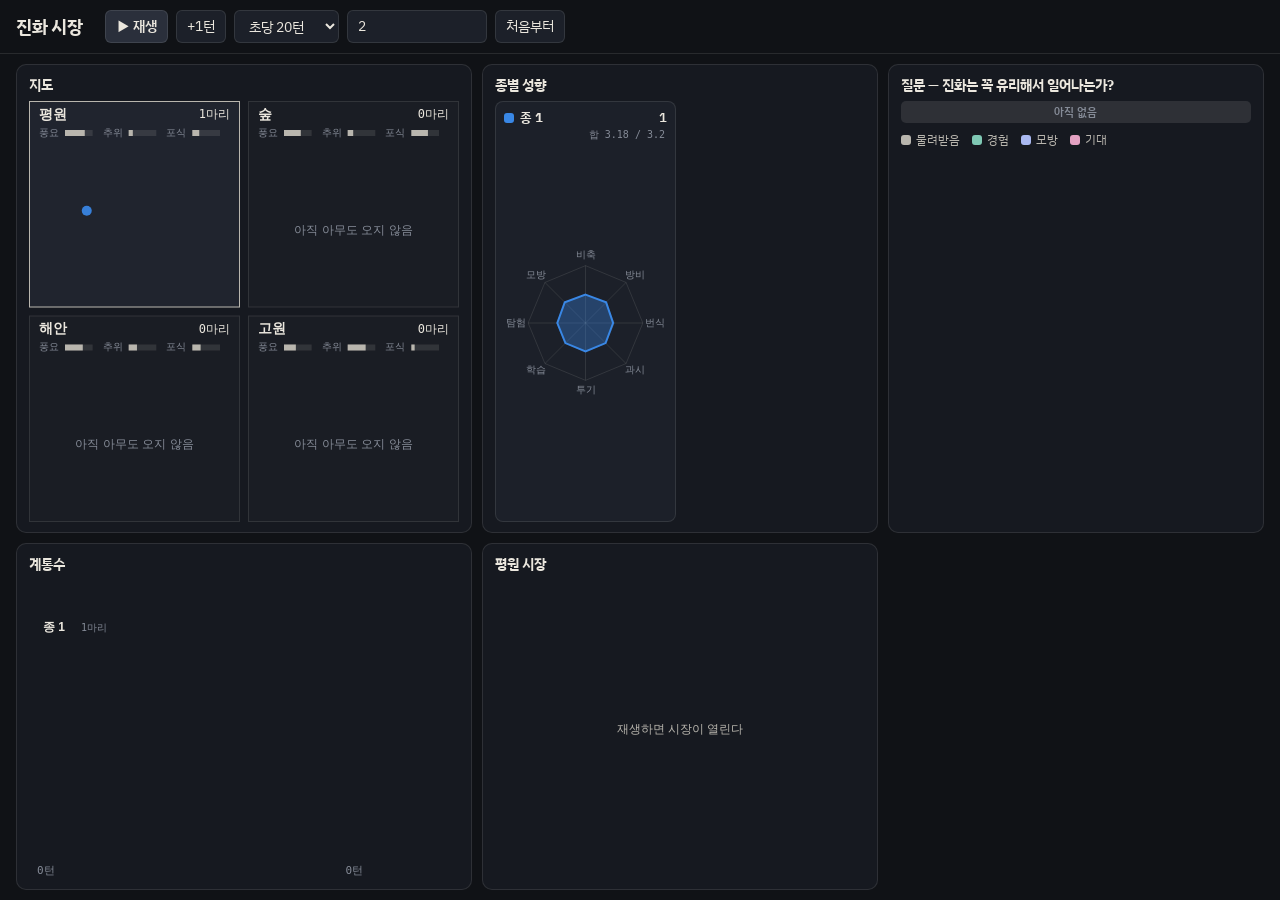
<file: index.html>
<!DOCTYPE html>
<html lang="ko">
<head>
<meta charset="utf-8">
<meta name="viewport" content="width=device-width, initial-scale=1, viewport-fit=cover">
<title>진화 시장</title>
<link rel="preconnect" href="https://fonts.googleapis.com">
<link rel="stylesheet" href="https://fonts.googleapis.com/css2?family=IBM+Plex+Sans+KR:wght@400;600;700&family=IBM+Plex+Mono:wght@400;600&display=swap">
<link rel="stylesheet" href="styles.css">
</head>
<body class="present">

<header id="top">
  <div class="brand">진화 시장 <span class="muted">AI 하나에서 갈라져 나온 종들</span></div>
  <div class="read">
    <div><label>턴</label><b id="r-turn" class="num">0</b></div>
    <div><label>AI</label><b id="r-pop" class="num">1</b></div>
    <div><label>살아 있는 종</label><b id="r-sp" class="num">1</b></div>
    <div><label>생겨난 종</label><b id="r-sp-all" class="num">1</b></div>
  </div>
  <div class="ctl">
    <button id="play" class="primary" type="button">▶ 재생</button>
    <button id="step" type="button" title="한 턴 (S)">+1턴</button>
    <select id="speed" title="배속 (초당 턴)" aria-label="배속">
      <option value="5">초당 5턴</option>
      <option value="20" selected>초당 20턴</option>
      <option value="60">초당 60턴</option>
      <option value="200">초당 200턴</option>
    </select>
    <input id="seed" type="text" size="7" value="2" title="시드" aria-label="시드">
    <button id="reset" type="button" title="이 시드로 처음부터 (R)">처음부터</button>
  </div>
</header>

<main id="grid">
  <section class="panel" id="p-map">
    <h2>지도 <span class="muted">점 하나 = AI 하나 · 색 = 종 · 진할수록 체력이 높다 · 지역을 누르면 그 시장을 본다</span></h2>
    <canvas id="c-map"></canvas>
  </section>

  <section class="panel" id="p-tree">
    <h2>계통수 <span class="muted">한 AI 에서 뻗어 나온 종 · 굵기 = 개체 수 · 누르면 그 종만 본다</span></h2>
    <canvas id="c-tree"></canvas>
  </section>

  <section class="panel" id="p-radar">
    <h2>종별 성향 <span class="muted">면 = 물려받은 성향 · 선 = 지금 성향(경험·모방 포함) · 축 합 상한 <span id="budget"></span></span></h2>
    <div id="radars"></div>
  </section>

  <section class="panel" id="p-market">
    <h2><span id="m-title">평원 시장</span> <span class="muted">가격(실선) · 환경이 정한 기본 가치(점선) · 노랑 = 거품</span></h2>
    <canvas id="c-prices"></canvas>
  </section>

  <section class="panel" id="p-q">
    <h2>질문 — 진화는 꼭 유리해서 일어나는가?</h2>
    <div id="qboard"></div>
  </section>

  <section class="panel" id="p-feed">
    <div class="tabs" role="tablist">
      <button role="tab" data-tab="story" class="on" type="button">서사</button>
      <button role="tab" data-tab="deaths" type="button">사망 보고서</button>
      <button role="tab" data-tab="trades" type="button">판단 기록</button>
      <label class="muted" id="dec-wrap" title="끄면 모든 폐기를 보여 준다" hidden><input type="checkbox" id="only-dec" checked> 결정적 실수만</label>
      <span class="muted" id="feed-filter"></span>
    </div>
    <div id="feed" class="feed"></div>
  </section>
</main>

<footer id="bottom">
  <span class="muted">Ctrl+클릭 = 차트 크게 보기 · Space 재생 · S 한 턴 · R 처음부터 · 주소 끝에 #t800 을 붙이면 800턴을 미리 돌린 상태로 연다</span>
  <span class="grow"></span>
  <button id="csv-turns" type="button">턴별 기록 CSV</button>
  <button id="csv-deaths" type="button">사망 보고서 CSV</button>
</footer>

<div id="trace" hidden>
  <div class="trace-box" role="dialog" aria-modal="true" aria-labelledby="trace-title">
    <div class="trace-head"><h3 id="trace-title"></h3><button id="trace-close" type="button">닫기</button></div>
    <div id="trace-body"></div>
  </div>
</div>

<!-- 차트 확대 보기 — 차트를 Ctrl+클릭하면 열리고, 재생 중에도 계속 그려진다 -->
<div id="zoom" hidden>
  <div class="zoom-box" role="dialog" aria-modal="true" aria-labelledby="zoom-title">
    <div class="trace-head"><h3 id="zoom-title"></h3><button id="zoom-close" type="button">닫기</button></div>
    <canvas id="c-zoom"></canvas>
    <div id="zoom-html" hidden></div>
  </div>
</div>

<script src="src/00-rng.js"></script>
<script src="src/01-config.js"></script>
<script src="src/02-env.js"></script>
<script src="src/03-market.js"></script>
<script src="src/04-agent.js"></script>
<script src="src/05-world.js"></script>
<script src="src/06-analysis.js"></script>
<script src="src/07-charts.js"></script>
<script src="src/08-ui.js"></script>
</body>
</html>
</file>
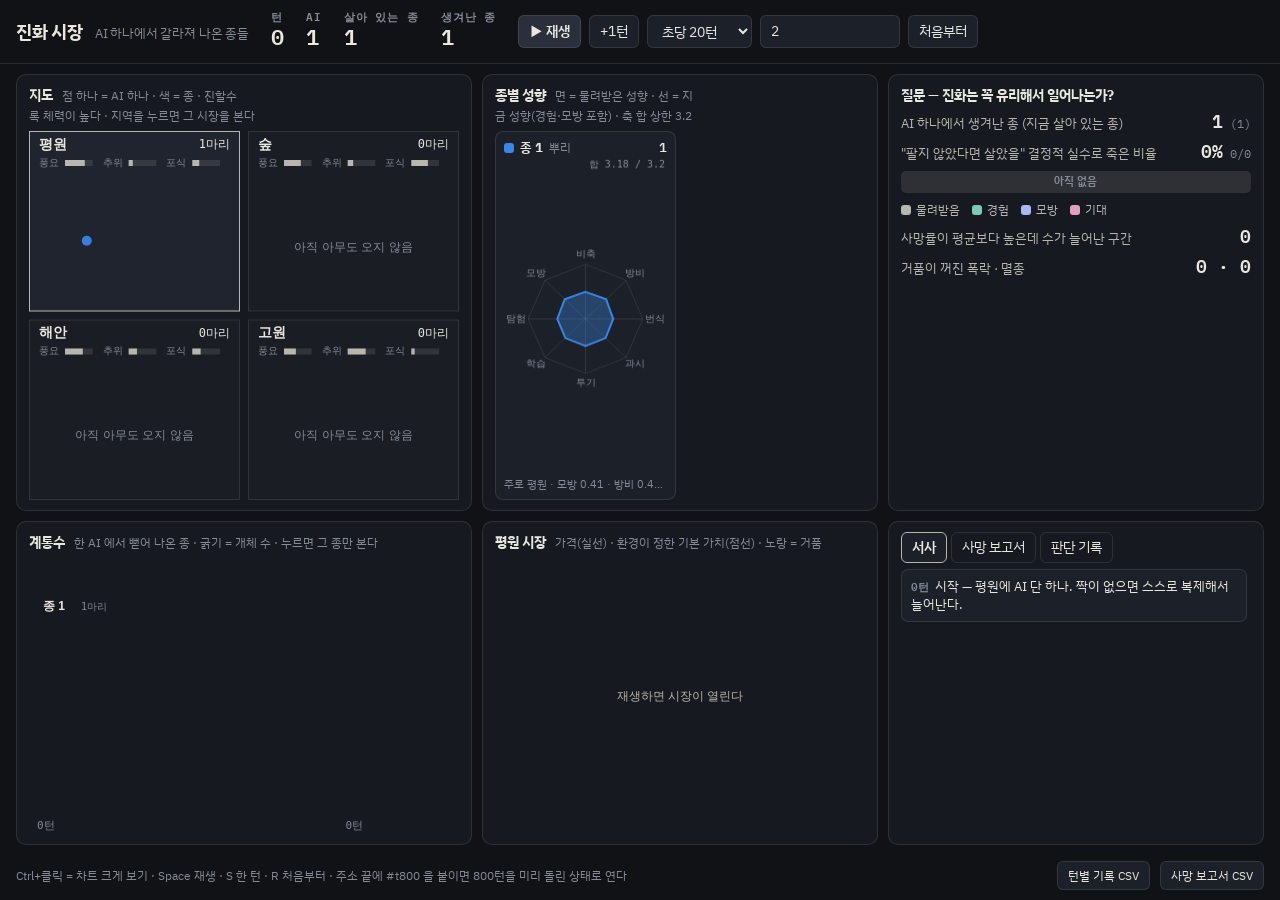
<file: full.html>
<!DOCTYPE html>
<html lang="ko">
<head>
<meta charset="utf-8">
<meta name="viewport" content="width=device-width, initial-scale=1, viewport-fit=cover">
<title>진화 시장</title>
<link rel="preconnect" href="https://fonts.googleapis.com">
<link rel="stylesheet" href="https://fonts.googleapis.com/css2?family=IBM+Plex+Sans+KR:wght@400;600;700&family=IBM+Plex+Mono:wght@400;600&display=swap">
<link rel="stylesheet" href="styles.css">
</head>
<body>

<header id="top">
  <div class="brand">진화 시장 <span class="muted">AI 하나에서 갈라져 나온 종들</span></div>
  <div class="read">
    <div><label>턴</label><b id="r-turn" class="num">0</b></div>
    <div><label>AI</label><b id="r-pop" class="num">1</b></div>
    <div><label>살아 있는 종</label><b id="r-sp" class="num">1</b></div>
    <div><label>생겨난 종</label><b id="r-sp-all" class="num">1</b></div>
  </div>
  <div class="ctl">
    <button id="play" class="primary" type="button">▶ 재생</button>
    <button id="step" type="button" title="한 턴 (S)">+1턴</button>
    <select id="speed" title="배속 (초당 턴)" aria-label="배속">
      <option value="5">초당 5턴</option>
      <option value="20" selected>초당 20턴</option>
      <option value="60">초당 60턴</option>
      <option value="200">초당 200턴</option>
    </select>
    <input id="seed" type="text" size="7" value="2" title="시드" aria-label="시드">
    <button id="reset" type="button" title="이 시드로 처음부터 (R)">처음부터</button>
  </div>
</header>

<main id="grid">
  <section class="panel" id="p-map">
    <h2>지도 <span class="muted">점 하나 = AI 하나 · 색 = 종 · 진할수록 체력이 높다 · 지역을 누르면 그 시장을 본다</span></h2>
    <canvas id="c-map"></canvas>
  </section>

  <section class="panel" id="p-tree">
    <h2>계통수 <span class="muted">한 AI 에서 뻗어 나온 종 · 굵기 = 개체 수 · 누르면 그 종만 본다</span></h2>
    <canvas id="c-tree"></canvas>
  </section>

  <section class="panel" id="p-radar">
    <h2>종별 성향 <span class="muted">면 = 물려받은 성향 · 선 = 지금 성향(경험·모방 포함) · 축 합 상한 <span id="budget"></span></span></h2>
    <div id="radars"></div>
  </section>

  <section class="panel" id="p-market">
    <h2><span id="m-title">평원 시장</span> <span class="muted">가격(실선) · 환경이 정한 기본 가치(점선) · 노랑 = 거품</span></h2>
    <canvas id="c-prices"></canvas>
  </section>

  <section class="panel" id="p-q">
    <h2>질문 — 진화는 꼭 유리해서 일어나는가?</h2>
    <div id="qboard"></div>
  </section>

  <section class="panel" id="p-feed">
    <div class="tabs" role="tablist">
      <button role="tab" data-tab="story" class="on" type="button">서사</button>
      <button role="tab" data-tab="deaths" type="button">사망 보고서</button>
      <button role="tab" data-tab="trades" type="button">판단 기록</button>
      <label class="muted" id="dec-wrap" title="끄면 모든 폐기를 보여 준다" hidden><input type="checkbox" id="only-dec" checked> 결정적 실수만</label>
      <span class="muted" id="feed-filter"></span>
    </div>
    <div id="feed" class="feed"></div>
  </section>
</main>

<footer id="bottom">
  <span class="muted">Ctrl+클릭 = 차트 크게 보기 · Space 재생 · S 한 턴 · R 처음부터 · 주소 끝에 #t800 을 붙이면 800턴을 미리 돌린 상태로 연다</span>
  <span class="grow"></span>
  <button id="csv-turns" type="button">턴별 기록 CSV</button>
  <button id="csv-deaths" type="button">사망 보고서 CSV</button>
</footer>

<div id="trace" hidden>
  <div class="trace-box" role="dialog" aria-modal="true" aria-labelledby="trace-title">
    <div class="trace-head"><h3 id="trace-title"></h3><button id="trace-close" type="button">닫기</button></div>
    <div id="trace-body"></div>
  </div>
</div>

<!-- 차트 확대 보기 — 차트를 Ctrl+클릭하면 열리고, 재생 중에도 계속 그려진다 -->
<div id="zoom" hidden>
  <div class="zoom-box" role="dialog" aria-modal="true" aria-labelledby="zoom-title">
    <div class="trace-head"><h3 id="zoom-title"></h3><button id="zoom-close" type="button">닫기</button></div>
    <canvas id="c-zoom"></canvas>
    <div id="zoom-html" hidden></div>
  </div>
</div>

<script src="src/00-rng.js"></script>
<script src="src/01-config.js"></script>
<script src="src/02-env.js"></script>
<script src="src/03-market.js"></script>
<script src="src/04-agent.js"></script>
<script src="src/05-world.js"></script>
<script src="src/06-analysis.js"></script>
<script src="src/07-charts.js"></script>
<script src="src/08-ui.js"></script>
</body>
</html>
</file>
<file: styles.css>
/* 진화 시장 — 밤의 거래소. 어두운 한 가지 모습만 쓴다(프로젝터용). 색은 종을 가리키는 데만 쓰고,
   나머지는 잉크·회색·선으로 구분한다. 레이아웃: 왼쪽 시장 · 가운데 종 · 오른쪽 질문과 기록. */
:root {
  color-scheme: dark;
  --bg: #101216;
  --panel: #161920;
  --panel-2: #1c2029;
  --ink: #ebe7de;
  --ink-2: #b9b6ae;
  --muted: #858b97;
  --line: rgba(235, 231, 222, 0.11);
  --hot: #f0b429;          /* 강조 — 결정적 실수, 지금 사건 */
  --bad: #e66767;
  --sans: "IBM Plex Sans KR", "Malgun Gothic", "Apple SD Gothic Neo", sans-serif;
  --mono: "IBM Plex Mono", Consolas, "Malgun Gothic", monospace;
}
* { box-sizing: border-box; }
html, body { height: 100%; }
body { margin: 0; background: var(--bg); color: var(--ink); font: 400 14px/1.45 var(--sans); display: flex; flex-direction: column; }
.muted { color: var(--muted); font-weight: 400; }
.num { font-family: var(--mono); font-variant-numeric: tabular-nums; }
button, select, input { font: inherit; color: var(--ink); background: var(--panel-2); border: 1px solid var(--line); border-radius: 6px; padding: 5px 10px; }
button { cursor: pointer; }
button:hover { border-color: var(--muted); }
button:focus-visible, select:focus-visible, input:focus-visible, .card:focus-visible, .item:focus-visible { outline: 2px solid var(--hot); outline-offset: 2px; }
button.primary { background: #2a2f3b; font-weight: 600; }
button.primary.on { background: #3a3220; border-color: var(--hot); }

#top { display: flex; align-items: center; gap: 22px; padding: 10px 16px; border-bottom: 1px solid var(--line); flex-wrap: wrap; }
.brand { font-weight: 700; font-size: 18px; letter-spacing: -0.01em; }
.brand .muted { font-size: 13px; margin-left: 8px; }
.read { display: flex; gap: 22px; }
.read label { display: block; font: 600 11px/1 var(--mono); color: var(--muted); letter-spacing: .08em; }
.read b { font-size: 22px; font-weight: 600; }
.chips { display: flex; gap: 8px; flex-wrap: wrap; flex: 1; min-width: 0; }
.chip { font: 600 12px/1 var(--sans); padding: 6px 9px; border-radius: 999px; border: 1px solid var(--line); color: var(--ink-2); white-space: nowrap; }
.chip b { font-family: var(--mono); color: var(--ink); margin-left: 4px; }
.chip.ev { border-color: var(--hot); color: var(--hot); }
.ctl { display: flex; gap: 8px; align-items: center; flex-wrap: wrap; }

#grid {
  flex: 1; min-height: 0; display: grid; gap: 10px; padding: 10px 16px;
  grid-template-columns: minmax(0, 1.15fr) minmax(0, 1fr) minmax(0, 0.95fr);
  grid-template-rows: minmax(0, 1.15fr) minmax(0, 0.85fr);
  grid-template-areas: "map radar q" "tree market feed";
}
.panel { background: var(--panel); border: 1px solid var(--line); border-radius: 10px; padding: 10px 12px; min-height: 0; min-width: 0; display: flex; flex-direction: column; }
.panel h2 { margin: 0 0 6px; font-size: 14px; font-weight: 700; text-wrap: balance; }
.panel h2 .muted { font-size: 12px; margin-left: 6px; }
.panel canvas { flex: 1; width: 100%; min-height: 0; display: block; }
#p-map { grid-area: map; }
#p-tree { grid-area: tree; }
#p-radar { grid-area: radar; }
#p-market { grid-area: market; }
#p-q { grid-area: q; }
#p-feed { grid-area: feed; }

/* 종별 성향 그래프 */
#radars { flex: 1; min-height: 0; display: grid; grid-template-columns: repeat(2, minmax(0, 1fr)); grid-auto-rows: minmax(200px, 1fr); gap: 8px; overflow-y: auto; }
.rad { background: var(--panel-2); border: 1px solid var(--line); border-radius: 8px; padding: 6px 8px; display: flex; flex-direction: column; min-height: 0; cursor: pointer; }
.rad.focus { border-color: var(--ink-2); }
.rad .hd { display: flex; align-items: baseline; gap: 6px; font-size: 12px; }
.rad .sw { width: 10px; height: 10px; border-radius: 3px; align-self: center; flex: none; }
.rad .nm { font-weight: 700; font-size: 13px; }
.rad .n { margin-left: auto; font: 600 13px/1 var(--mono); }
.rad canvas { flex: 1; min-height: 140px; width: 100%; }
.rad .st { font-size: 11px; color: var(--muted); white-space: nowrap; overflow: hidden; text-overflow: ellipsis; }

/* 질문 계기판 */
#qboard { display: grid; gap: 8px; }
.qrow { display: grid; grid-template-columns: 1fr auto; gap: 4px 12px; align-items: baseline; }
.qrow .k { color: var(--ink-2); font-size: 13px; }
.qrow .v { font: 600 18px/1 var(--mono); font-variant-numeric: tabular-nums; }
.qrow .v small { font-size: 12px; color: var(--muted); font-weight: 400; }
.split { display: flex; height: 22px; border-radius: 5px; overflow: hidden; gap: 2px; }
.split div { display: flex; align-items: center; justify-content: center; font: 600 11px/1 var(--sans); color: #15171c; white-space: nowrap; overflow: hidden; min-width: 0; }
.legend3 { display: flex; gap: 12px; font-size: 12px; color: var(--ink-2); flex-wrap: wrap; }
.legend3 i { display: inline-block; width: 10px; height: 10px; border-radius: 3px; margin-right: 5px; vertical-align: -1px; }

/* 이유 표지 — 색만으로 구분하지 않도록 글자가 늘 붙는다 */
.why { display: inline-block; font: 600 11px/1 var(--sans); padding: 3px 6px; border-radius: 4px; margin-right: 6px; color: #15171c; }
.why.inherit { background: #b9b6ae; }
.why.learned { background: #7fc8b4; }
.why.spec { background: #e3a1c2; }
.why.copied { background: #a9b8f0; }

/* 기록 */
.tabs { display: flex; gap: 4px; align-items: center; margin-bottom: 6px; flex-wrap: wrap; }
.tabs button { padding: 4px 10px; background: transparent; }
.tabs button.on { background: var(--panel-2); border-color: var(--ink-2); font-weight: 600; }
.tabs .muted { margin-left: auto; font-size: 12px; }
.feed { flex: 1; min-height: 0; overflow-y: auto; display: flex; flex-direction: column; gap: 6px; padding-right: 4px; }
.item { border: 1px solid var(--line); border-radius: 7px; padding: 7px 9px; background: var(--panel-2); font-size: 13px; }
.item.click { cursor: pointer; }
.item.click:hover { border-color: var(--muted); }
.item .t { font: 600 11px/1 var(--mono); color: var(--muted); margin-right: 6px; }
.item .sub { color: var(--ink-2); font-size: 12px; margin-top: 4px; }
.item.decisive { border-color: rgba(240, 180, 41, 0.55); }
.item.decisive .flag { color: var(--hot); font-weight: 700; }
.item.k-unfit { border-left: 3px solid var(--hot); }
.item.k-flip { border-left: 3px solid #7fc8b4; }
.item.k-crash { border-left: 3px solid var(--bad); }
.item.k-extinct { border-left: 3px solid var(--muted); }
.dotsp { display: inline-block; width: 9px; height: 9px; border-radius: 50%; margin-right: 5px; vertical-align: 0; }

#bottom { display: flex; gap: 10px; align-items: center; padding: 6px 16px 10px; font-size: 12px; flex-wrap: wrap; }
#bottom .grow { flex: 1; }

/* 추적 창 */
#trace { position: fixed; inset: 0; background: rgba(8, 9, 12, 0.78); display: flex; align-items: center; justify-content: center; padding: 16px; z-index: 28; }
#trace[hidden] { display: none; }
.trace-box { background: var(--panel); border: 1px solid var(--line); border-radius: 12px; width: min(980px, 100%); max-height: 100%; overflow-y: auto; padding: 16px 20px 20px; }
.trace-head { display: flex; gap: 12px; align-items: flex-start; }
.trace-head h3 { margin: 0; font-size: 17px; flex: 1; text-wrap: balance; }
.trace-box h4 { margin: 16px 0 6px; font-size: 13px; color: var(--muted); font-weight: 600; letter-spacing: .04em; }
.chain { display: grid; gap: 8px; }
.chain .step { display: grid; grid-template-columns: 90px 1fr; gap: 10px; align-items: start; }
.chain .step .when { font: 600 12px/1.4 var(--mono); color: var(--muted); }
.chain .step .what { font-size: 14px; }
.tbl-wrap { overflow-x: auto; }
table.dmg { border-collapse: collapse; font-size: 13px; }
table.dmg th, table.dmg td { padding: 4px 12px; border-bottom: 1px solid var(--line); text-align: right; font-family: var(--mono); font-variant-numeric: tabular-nums; }
table.dmg th:first-child, table.dmg td:first-child { text-align: left; }
.lineage { display: flex; flex-wrap: wrap; gap: 6px; align-items: center; font: 400 12px/1.4 var(--mono); color: var(--ink-2); }
.lineage span.m { color: var(--hot); }

@media (max-width: 1100px) {
  body { height: auto; }
  #grid { grid-template-columns: minmax(0, 1fr); grid-template-rows: none; grid-template-areas: "q" "map" "tree" "radar" "market" "feed"; }
  #p-map canvas { height: 420px; flex: none; }
  #p-tree canvas { height: 260px; flex: none; }
  #p-market canvas { height: 240px; flex: none; }
  #radars { grid-auto-rows: 190px; }
  .feed { max-height: 520px; }
}
@media (max-width: 520px) {
  #radars { grid-template-columns: minmax(0, 1fr); }
}
@media (prefers-reduced-motion: reduce) {
  * { transition: none !important; }
}

/* 시장 차트 툴팁 */
/* 차트 확대 보기 (Ctrl+클릭) */
#zoom { position: fixed; inset: 0; background: rgba(8, 9, 12, 0.82); display: flex; align-items: center; justify-content: center; padding: 16px; z-index: 25; }
#zoom[hidden] { display: none; }
.zoom-box { background: var(--panel); border: 1px solid var(--line); border-radius: 12px; width: min(1400px, 100%); height: min(900px, 100%);
  padding: 14px 18px 18px; display: flex; flex-direction: column; gap: 10px; }
#c-zoom { flex: 1; width: 100%; min-height: 0; display: block; }
#c-zoom[hidden] { display: none; }
/* 글 목록(사망 보고서 · 판단 기록 · 서사 · 질문)은 통째로 키운다 */
#zoom-html { flex: 1; min-height: 0; overflow-y: auto; padding-right: 6px; }
#zoom-html[hidden] { display: none; }
#zoom-html .zin { zoom: 1.4; display: flex; flex-direction: column; gap: 6px; }
#zoom-html .zin#qzoom { display: grid; gap: 10px; }
#zoom-html .tabs { position: sticky; top: 0; background: var(--panel); padding-bottom: 6px; z-index: 1; }

#tip { position: fixed; z-index: 30; pointer-events: none; background: rgba(12, 13, 17, 0.95); border: 1px solid var(--line);
  border-radius: 8px; padding: 8px 10px; font-size: 12px; min-width: 190px; }
#tip .h { font: 600 12px/1.4 var(--mono); color: var(--muted); margin-bottom: 2px; }
#tip .r { display: flex; justify-content: space-between; gap: 14px; }
#tip .r span:last-child { font-family: var(--mono); font-variant-numeric: tabular-nums; }

/* 좁은 화면 — 환경 칩을 한 줄로 내리고 부제를 숨긴다 (칩 묶음이 눌려 화면 밖으로 넘쳤다) */
@media (max-width: 700px) {
  #top { gap: 10px 16px; }
  .brand .muted { display: none; }
  .chips { flex: 1 1 100%; }
  #grid { padding: 10px 16px; }
}

/* 갈라짐 · 첫 도착 */
.item.k-split { border-left: 3px solid #a9b8f0; }
.item.k-arrive { border-left: 3px solid #7fc8b4; }
.item.k-env { font-size: 12px; color: var(--ink-2); padding: 4px 9px; }


/* 발표 모드 — 설명 글과 문장 패널을 숨기고 그래프와 짧은 제목만 남긴다. body.present 일 때만 켜진다 */
body.present .brand .muted,
body.present #grid h2 .muted { display: none; }
body.present .read,
body.present #p-feed,
body.present #bottom { display: none; }

body.present #p-radar .st,
body.present #p-radar .muted { display: none; }

/* 질문 패널은 결정적 실수 원인 막대만 남기고 문장 줄은 숨긴다 */
body.present #p-q .qrow,
body.present #p-q .item { display: none; }
</file>
